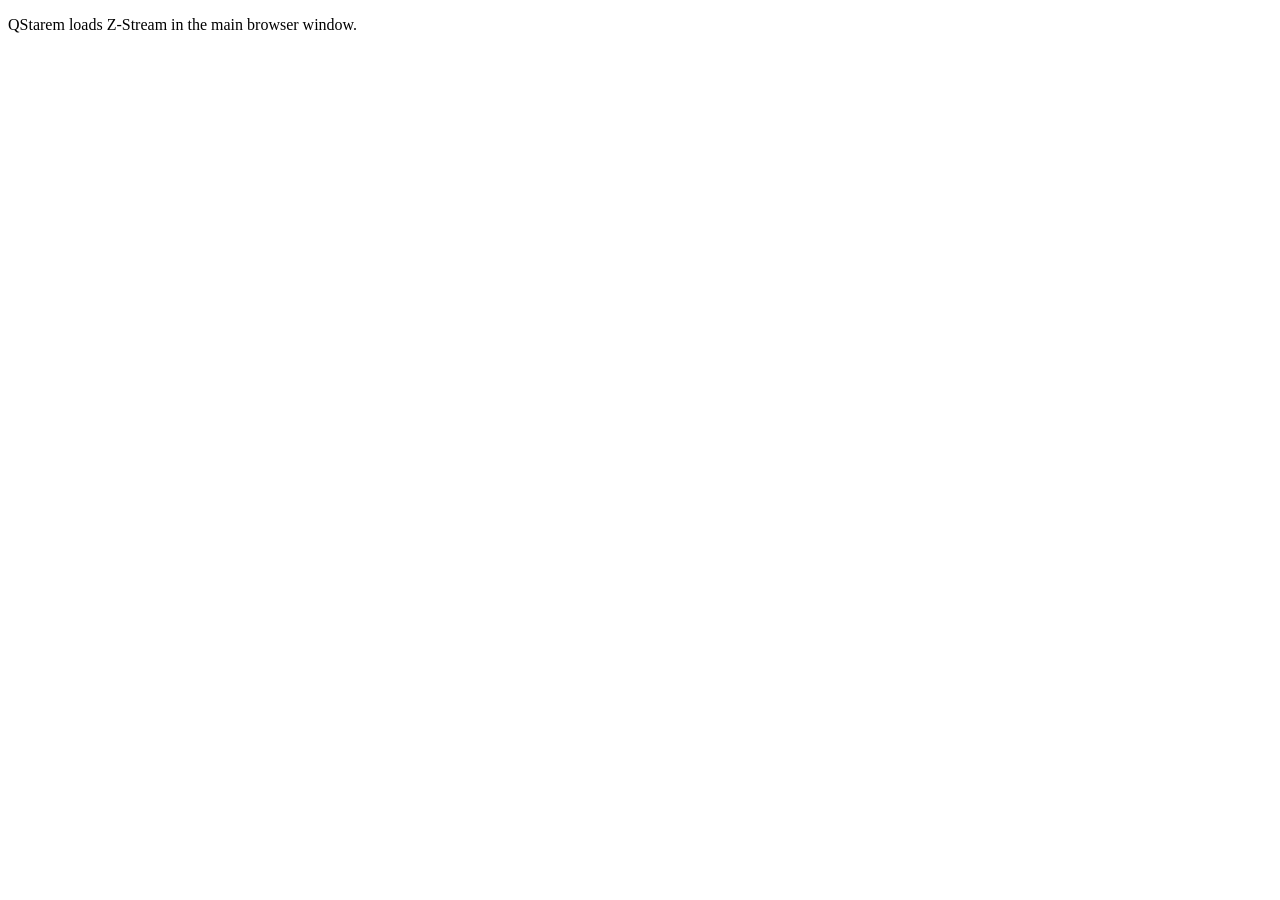
<file: ui/index.html>
<!doctype html>
<html lang="en">
  <head>
    <meta charset="UTF-8" />
    <meta name="viewport" content="width=device-width, initial-scale=1.0" />
    <title>QStarem</title>
  </head>
  <body>
    <p>QStarem loads Z-Stream in the main browser window.</p>
  </body>
</html>
</file>
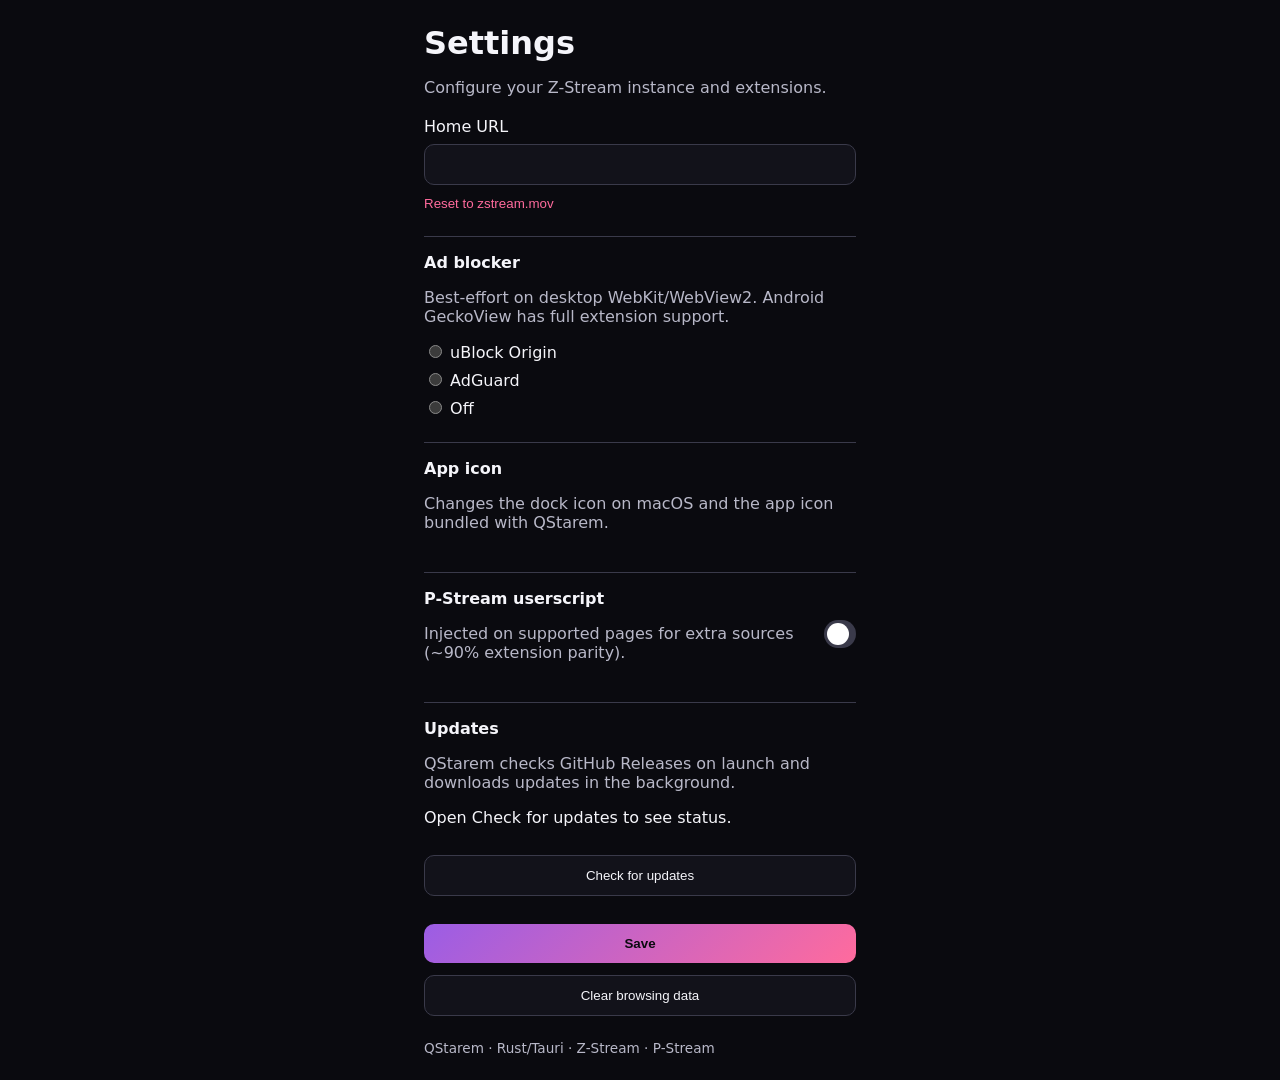
<file: ui/settings.html>
<!doctype html>
<html lang="en">
  <head>
    <meta charset="UTF-8" />
    <meta name="viewport" content="width=device-width, initial-scale=1.0" />
    <title>QStarem Settings</title>
    <link rel="stylesheet" href="styles.css" />
  </head>
  <body>
    <main class="panel">
      <header>
        <h1>Settings</h1>
        <p>Configure your Z-Stream instance and extensions.</p>
      </header>

      <label class="field">
        <span>Home URL</span>
        <input id="homeUrl" type="url" spellcheck="false" />
      </label>
      <button id="resetUrl" class="link" type="button">Reset to zstream.mov</button>

      <section>
        <h2>Ad blocker</h2>
        <p class="hint">Best-effort on desktop WebKit/WebView2. Android GeckoView has full extension support.</p>
        <label><input type="radio" name="adBlocker" value="ublock" /> uBlock Origin</label>
        <label><input type="radio" name="adBlocker" value="adguard" /> AdGuard</label>
        <label><input type="radio" name="adBlocker" value="none" /> Off</label>
      </section>

      <section>
        <h2>App icon</h2>
        <p class="hint">Changes the dock icon on macOS and the app icon bundled with QStarem.</p>
        <div id="iconChoices" class="icon-grid"></div>
      </section>

      <section class="row">
        <div>
          <h2>P-Stream userscript</h2>
          <p class="hint">Injected on supported pages for extra sources (~90% extension parity).</p>
        </div>
        <label class="switch">
          <input id="pStreamEnabled" type="checkbox" />
          <span></span>
        </label>
      </section>

      <section>
        <h2>Updates</h2>
        <p class="hint">QStarem checks GitHub Releases on launch and downloads updates in the background.</p>
        <p id="updateStatus" class="update-status">Open Check for updates to see status.</p>
        <div class="actions update-actions">
          <button id="checkUpdates" type="button">Check for updates</button>
          <button id="installUpdate" class="primary update-install-btn" type="button" hidden>Install and restart</button>
        </div>
      </section>

      <div class="actions">
        <button id="save" class="primary" type="button">Save</button>
        <button id="clearData" type="button">Clear browsing data</button>
      </div>

      <footer id="appFooter">QStarem · Rust/Tauri · Z-Stream · P-Stream</footer>
    </main>
    <script src="settings.js"></script>
  </body>
</html>
</file>
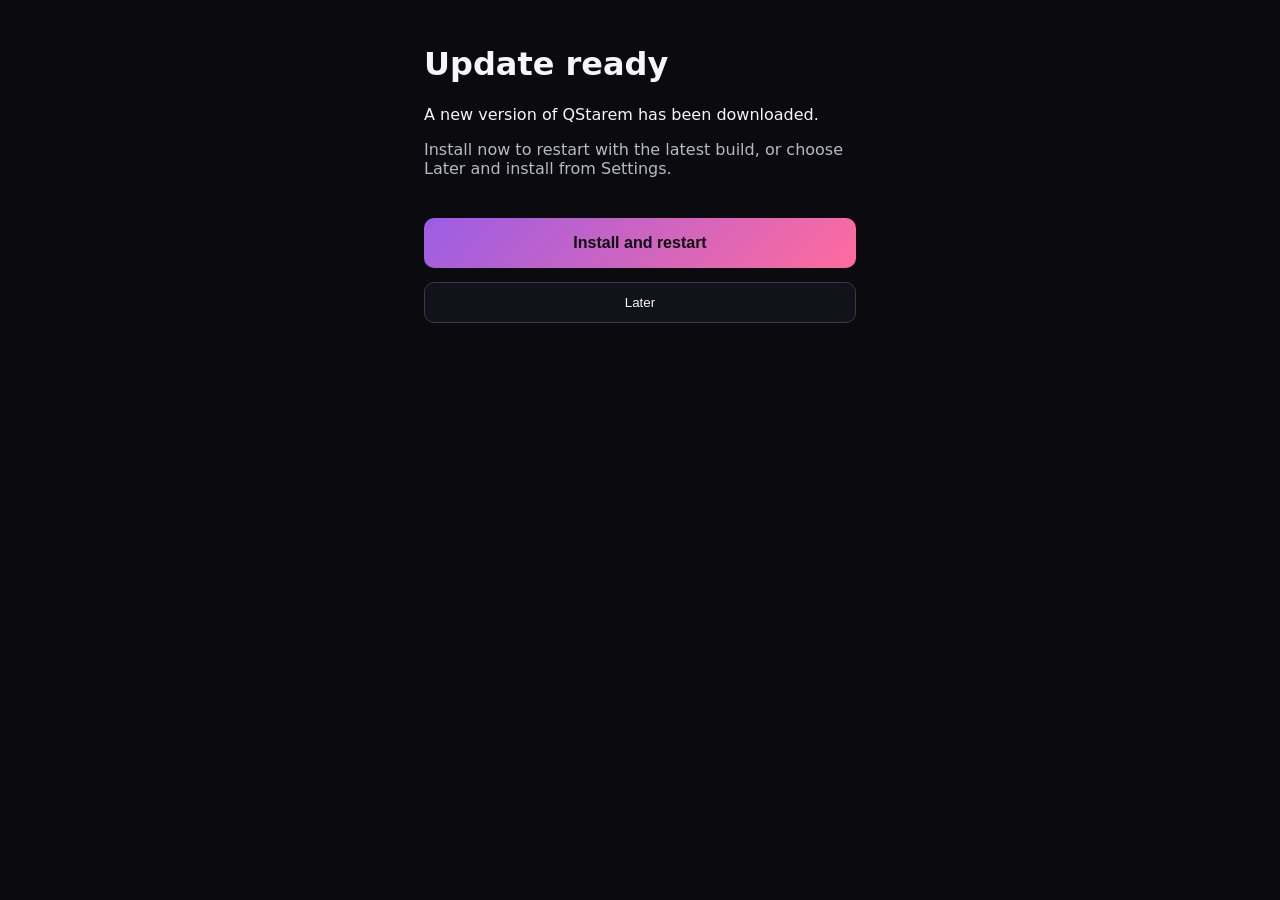
<file: ui/update-prompt.html>
<!doctype html>
<html lang="en">
  <head>
    <meta charset="UTF-8" />
    <meta name="viewport" content="width=device-width, initial-scale=1.0" />
    <title>Update available</title>
    <link rel="stylesheet" href="styles.css" />
  </head>
  <body>
    <main class="panel update-prompt">
      <h1>Update ready</h1>
      <p id="version">A new version of QStarem has been downloaded.</p>
      <p class="hint">Install now to restart with the latest build, or choose Later and install from Settings.</p>
      <div class="actions">
        <button id="installUpdate" class="primary update-install-btn" type="button">Install and restart</button>
        <button id="laterUpdate" type="button">Later</button>
      </div>
    </main>
    <script>
      const { invoke } = window.__TAURI__.core;

      const installButton = document.getElementById("installUpdate");
      const laterButton = document.getElementById("laterUpdate");
      const versionText = document.getElementById("version");

      installButton.addEventListener("click", async () => {
        installButton.disabled = true;
        laterButton.disabled = true;
        installButton.textContent = "Installing…";
        versionText.textContent = "Installing update. QStarem will restart when ready.";

        try {
          await invoke("install_pending_update");
        } catch (error) {
          installButton.disabled = false;
          laterButton.disabled = false;
          installButton.textContent = "Install and restart";
          versionText.textContent = `Install failed: ${error}`;
        }
      });

      laterButton.addEventListener("click", async () => {
        await invoke("dismiss_update_prompt");
      });
    </script>
  </body>
</html>
</file>
<file: ui/styles.css>
:root {
  color-scheme: dark;
  --bg: #0a0a0f;
  --surface: #12121a;
  --text: #f5f5fa;
  --muted: #b8b8c8;
  --primary: #9b5de5;
  --accent: #ff6b9d;
  --outline: #3a3a4a;
  font-family: system-ui, -apple-system, BlinkMacSystemFont, "Segoe UI", sans-serif;
}

* {
  box-sizing: border-box;
}

body {
  margin: 0;
  min-height: 100vh;
  background: var(--bg);
  color: var(--text);
}

.panel {
  max-width: 480px;
  margin: 0 auto;
  padding: 24px;
}

header h1 {
  margin: 0 0 8px;
}

header p,
.hint {
  color: var(--muted);
}

.field {
  display: grid;
  gap: 8px;
  margin: 20px 0 8px;
}

input[type="url"] {
  width: 100%;
  padding: 12px 14px;
  border-radius: 10px;
  border: 1px solid var(--outline);
  background: var(--surface);
  color: var(--text);
}

section {
  margin-top: 24px;
  padding-top: 16px;
  border-top: 1px solid var(--outline);
}

section h2 {
  margin: 0 0 8px;
  font-size: 1rem;
}

label {
  display: block;
  margin: 8px 0;
}

.row {
  display: flex;
  align-items: center;
  justify-content: space-between;
  gap: 16px;
}

.switch {
  position: relative;
  width: 48px;
  height: 28px;
}

.switch input {
  opacity: 0;
  width: 0;
  height: 0;
}

.switch span {
  position: absolute;
  inset: 0;
  background: var(--outline);
  border-radius: 999px;
  transition: background 0.2s ease;
}

.switch span::after {
  content: "";
  position: absolute;
  top: 3px;
  left: 3px;
  width: 22px;
  height: 22px;
  border-radius: 50%;
  background: white;
  transition: transform 0.2s ease;
}

.switch input:checked + span {
  background: var(--primary);
}

.switch input:checked + span::after {
  transform: translateX(20px);
}

.actions {
  display: grid;
  gap: 12px;
  margin-top: 28px;
}

button {
  border: 1px solid var(--outline);
  background: var(--surface);
  color: var(--text);
  border-radius: 10px;
  padding: 12px 16px;
  cursor: pointer;
}

button.primary {
  background: linear-gradient(135deg, var(--primary), var(--accent));
  border: none;
  color: #0a0a0f;
  font-weight: 700;
}

button.link {
  border: none;
  background: transparent;
  color: var(--accent);
  padding: 0;
  text-align: left;
}

footer {
  margin-top: 24px;
  color: var(--muted);
  font-size: 0.85rem;
}

.icon-grid {
  display: grid;
  grid-template-columns: repeat(3, minmax(0, 1fr));
  gap: 12px;
  margin-top: 12px;
}

.icon-choice {
  display: grid;
  gap: 8px;
  justify-items: center;
  padding: 12px 8px;
  border-radius: 12px;
  border: 1px solid var(--outline);
  background: var(--surface);
  color: var(--text);
  cursor: pointer;
}

.icon-choice[aria-pressed="true"] {
  border-color: var(--primary);
  box-shadow: 0 0 0 1px var(--primary);
}

.icon-choice img {
  width: 64px;
  height: 64px;
  border-radius: 14px;
}

.icon-choice span {
  font-size: 0.78rem;
  color: var(--muted);
  text-align: center;
}

.update-status {
  margin: 8px 0 0;
  color: var(--text);
}

.update-actions {
  margin-top: 16px;
  padding-top: 12px;
  gap: 14px;
}

button.update-install-btn,
.update-actions button.primary,
.update-prompt .actions button.primary {
  padding: 16px 22px;
  margin-top: 4px;
  min-height: 50px;
  font-size: 1rem;
}

.update-prompt .actions {
  margin-top: 28px;
  padding-top: 8px;
  gap: 14px;
}
</file>
